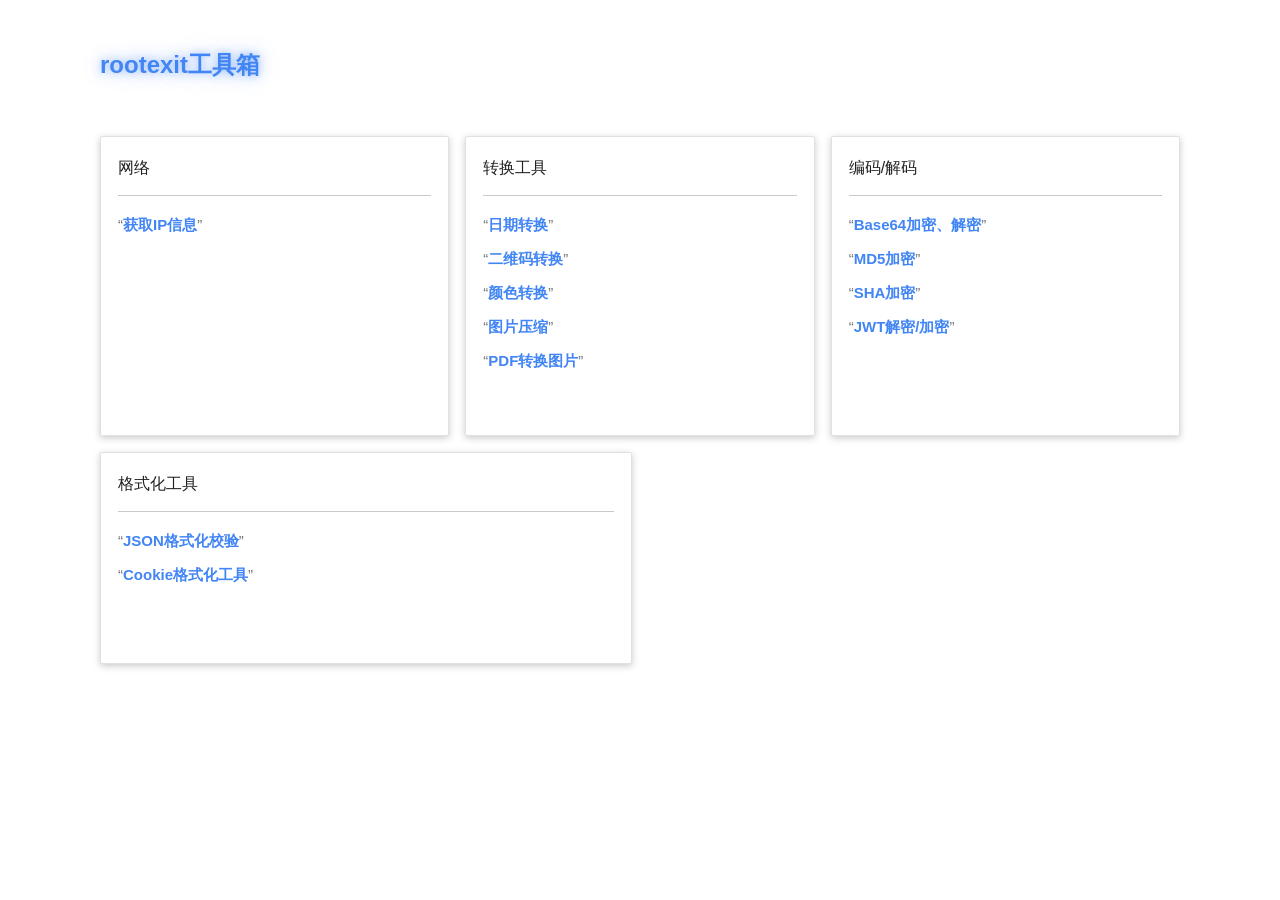
<file: index.html>
<!doctype html>
<html lang="zh-CN">
  <head>
    <meta charset="UTF-8" />
    <meta name="viewport" content="width=device-width, initial-scale=1.0" />
    <title>rootexit工具箱</title>
    <style>
      :root {
        --blue: #4285f4;
        --ink: #202124;
        --muted: #70757a;
        --line: #d4d4d4;
      }

      * {
        box-sizing: border-box;
      }

      body {
        margin: 0;
        color: var(--ink);
        background: #fff;
        font-family: Arial, 'Microsoft YaHei', sans-serif;
        line-height: 1.6;
      }

      a {
        color: var(--blue);
        text-decoration: none;
      }

      a:hover {
        text-decoration: underline;
      }

      .app-shell {
        width: min(1080px, calc(100% - 32px));
        margin: 0 auto;
        padding: 46px 0 64px;
      }

      .intro {
        margin: 0 0 52px;
        font-size: 24px;
        font-weight: 700;

        color: #4285f4;
        text-shadow:
          0 0 8px rgba(66, 133, 244, 0.55),
          0 0 22px rgba(66, 133, 244, 0.3);
      }

      .tool-grid {
        display: grid;
        grid-template-columns: repeat(6, minmax(0, 1fr));
        gap: 16px;
      }

      .tool-section {
        grid-column: span 2;
        min-height: 300px;
        padding: 18px 17px 22px;
        border: 1px solid #e1e1e1;
        border-radius: 2px;
        background: #fff;
        box-shadow: 0 2px 7px rgba(60, 64, 67, 0.28);
        opacity: 1;
        transform: none;
        transition:
          opacity 0.35s ease,
          transform 0.35s ease;
      }

      .tool-section.is-visible {
        opacity: 1;
        transform: translateY(0);
      }

      .tool-section:nth-child(n + 4) {
        grid-column: span 3;
        min-height: 212px;
      }

      .section-heading {
        display: flex;
        align-items: center;
        gap: 12px;
        margin: 0 0 14px;
        font-size: 16px;
        font-weight: 400;
      }

      .section-icon {
        display: inline-grid;
        place-items: center;
        width: 22px;
        height: 22px;
        color: #fff;
        background: #292929;
        border-radius: 2px;
        font-size: 14px;
        font-weight: 700;
        line-height: 1;
      }

      .section-rule {
        height: 1px;
        margin-bottom: 17px;
        background: #c9c9c9;
      }

      .section-content {
        display: grid;
        gap: 10px;
        color: var(--muted);
        font-size: 15px;
      }

      .section-content p {
        margin: 0;
      }

      .section-content a {
        font-weight: 600;
      }

      @media (max-width: 840px) {
        .app-shell {
          width: min(100% - 32px, 680px);
          padding-top: 32px;
        }

        .intro {
          margin-bottom: 28px;
        }

        .tool-grid {
          grid-template-columns: 1fr;
          gap: 16px;
        }

        .tool-section,
        .tool-section:nth-child(n + 4) {
          grid-column: 1;
          min-height: 0;
        }
      }

      @media (max-width: 480px) {
        .app-shell {
          width: min(100% - 24px, 680px);
          padding-bottom: 36px;
        }

        .section-heading {
          font-size: 17px;
        }
      }
    </style>
  </head>

  <body>
    <div class="app-shell">
      <main>
        <p class="intro">rootexit工具箱</p>
        <div class="tool-grid">
          <!-- <section class="tool-section" id="browser">
          <h2 class="section-heading"><span class="section-icon">↗</span>排查浏览器问题</h2>
          <div class="section-rule"></div>
          <div class="section-content">
            <p>“<a
                href="https://toolbox.googleapps.com/apps/browserinfo/">Browserinfo</a>”是一款基于浏览器的调试工具，可捕获客户端信息，并找出可能影响互联网使用体验的问题。
            </p>
            <p><a href="https://toolbox.googleapps.com/apps/useragent/">Useragent</a> 用于分析用户代理字符串。</p>
          </div>
        </section> -->
          <section class="tool-section" id="dns">
            <h2 class="section-heading">网络</h2>
            <div class="section-rule"></div>
            <div class="section-content">
              <p>“<a href="../network/ip.html">获取IP信息</a>”</p>
            </div>
          </section>
          <section class="tool-section" id="logs">
            <h2 class="section-heading">转换工具</h2>
            <div class="section-rule"></div>
            <div class="section-content">
              <p>“<a href="../convert/time.html">日期转换</a>”</p>
              <p>“<a href="../convert/qrcode.html">二维码转换</a>”</p>
              <p>“<a href="../convert/color2hex.html">颜色转换</a>”</p>
              <p>“<a href="../convert/image.html">图片压缩</a>”</p>
              <p>“<a href="../convert/pdf.html">PDF转换图片</a>”</p>
            </div>
          </section>
          <section class="tool-section" id="email">
            <h2 class="section-heading">编码/解码</h2>
            <div class="section-rule"></div>
            <div class="section-content">
              <p>“<a href="../crypto/base64.html">Base64加密、解密</a>”</p>
              <p>“<a href="../crypto/md5.html">MD5加密</a>”</p>
              <p>“<a href="../crypto/sha.html">SHA加密</a>”</p>
              <p>“<a href="../crypto/jwt.html">JWT解密/加密</a>”</p>
            </div>
          </section>
          <section class="tool-section" id="other">
            <h2 class="section-heading">格式化工具</h2>
            <div class="section-rule"></div>
            <div class="section-content">
              <p>“<a href="../json/format.html">JSON格式化校验</a>”</p>
              <p>“<a href="../cookie/format.html">Cookie格式化工具</a>”</p>
            </div>
          </section>
        </div>
      </main>
    </div>
    <script>
      const cards = document.querySelectorAll('.tool-section')
      const revealCards = () =>
        cards.forEach((card, index) => {
          window.setTimeout(() => card.classList.add('is-visible'), index * 70)
        })
      if ('IntersectionObserver' in window) {
        const observer = new IntersectionObserver(
          (entries, currentObserver) => {
            entries.forEach(entry => {
              if (entry.isIntersecting) {
                entry.target.classList.add('is-visible')
                currentObserver.unobserve(entry.target)
              }
            })
          },
          { threshold: 0.12 }
        )
        cards.forEach(card => observer.observe(card))
      } else {
        revealCards()
      }
    </script>
  </body>
</html>
</file>
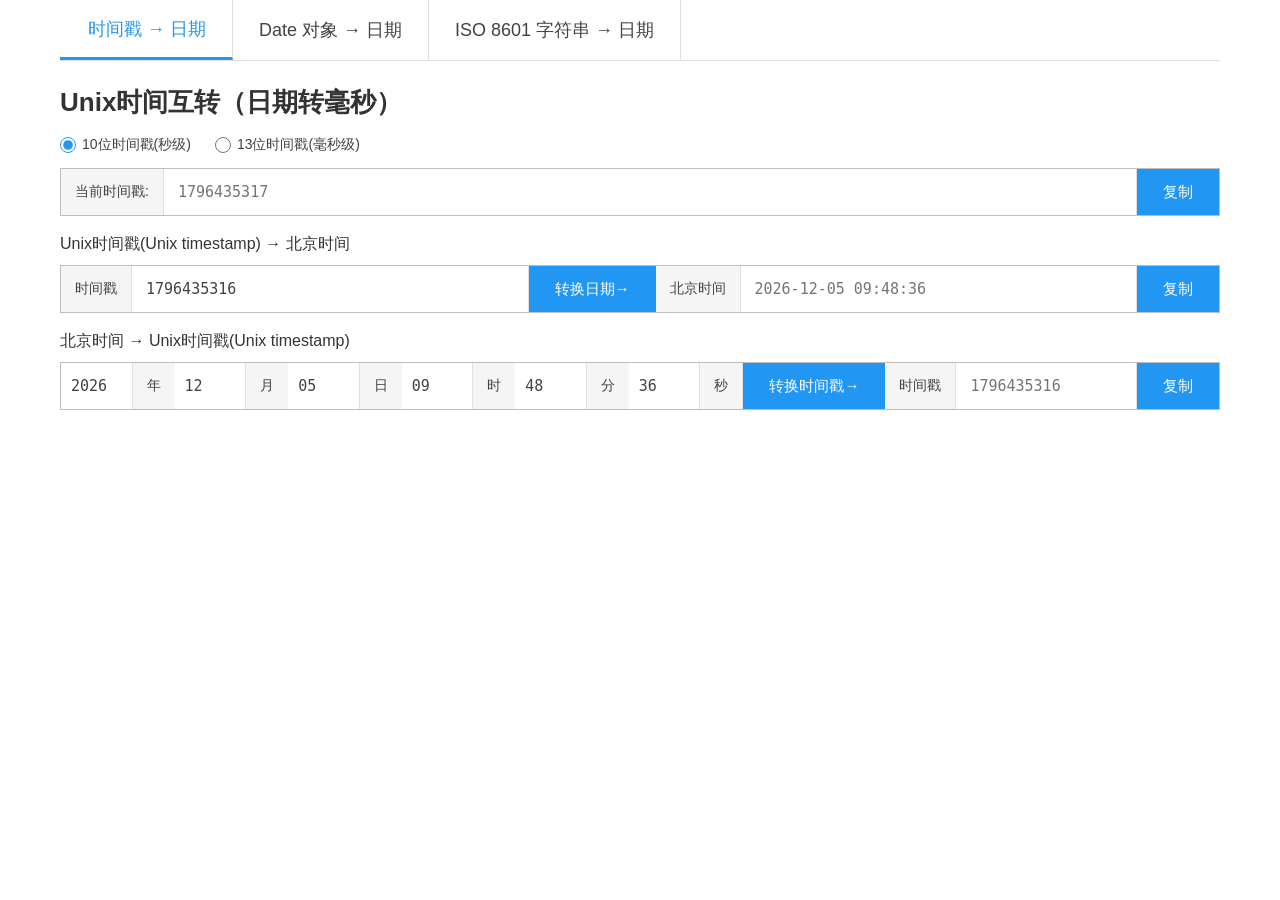
<file: convert/time.html>
<!doctype html>
<html lang="zh-CN">
  <head>
    <meta charset="UTF-8" />
    <meta name="viewport" content="width=device-width, initial-scale=1.0" />
    <title>日期转换</title>
    <link rel="stylesheet" href="../css/base.css" />
    <link rel="stylesheet" href="../css/layout.css" />
    <link rel="stylesheet" href="../css/form.css" />
    <link rel="stylesheet" href="../css/responsive.css" />
    <style>
      /* ===== 本页差异样式（通用部分已提取至 ../css/*.css） ===== */
      :root {
        --panel: #f5f5f5;
      }

      h1 {
        margin: 0 0 16px;
      }

      /* 视图切换：仅显示当前激活的视图 */
      .view {
        display: none;
      }

      .view.active {
        display: block;
      }

      /* 位数选择 */
      .digits-group {
        display: flex;
        align-items: center;
        gap: 24px;
        margin-bottom: 14px;
      }

      .digits-group label {
        display: inline-flex;
        align-items: center;
        gap: 6px;
        cursor: pointer;
        -webkit-user-select: none;
        user-select: none;
      }

      .digits-group input[type='radio'] {
        accent-color: var(--blue);
        width: 16px;
        height: 16px;
        margin: 0;
      }

      /* 字段行：仿表格的 标签格 + 输入格 + 按钮 */
      .field-row {
        display: flex;
        align-items: stretch;
        margin-bottom: 18px;
        border: 1px solid #bdbdbd;
      }

      .field-input {
        min-width: 0;
        flex: 1;
        padding: 12px 14px;
        border: 0;
        outline: 0;
        color: var(--ink);
        background: #fff;
        font-family: Menlo, Monaco, Consolas, monospace;
        font-size: 15px;
      }

      .field-input:focus {
        box-shadow: inset 0 0 0 2px #bbdefb;
      }

      .field-input[readonly] {
        color: var(--muted);
      }

      .field-row > .btn {
        flex: 0 0 auto;
        border-left: 1px solid var(--line);
      }

      .section-title {
        margin: 0 0 10px;
        color: #333;
        font-size: 16px;
      }

      /* 日期 → 时间戳行 */
      .date-row .num {
        min-width: 0;
        flex: 1;
        padding: 12px 10px;
        border: 0;
        border-right: 1px solid var(--line);
        outline: 0;
        color: var(--ink);
        background: #fff;
        font-family: Menlo, Monaco, Consolas, monospace;
        font-size: 15px;
      }

      .date-row .num:focus {
        box-shadow: inset 0 0 0 2px #bbdefb;
      }

      .date-row .unit {
        display: flex;
        flex: 0 0 auto;
        align-items: center;
        padding: 0 14px;
        color: var(--ink);
        background: var(--panel);
        -webkit-user-select: none;
        user-select: none;
      }

      .date-row .btn {
        flex: 0 0 auto;
      }

      /* 时间戳输出框需要完整展示 10~13 位数字，给予更大弹性权重 */
      .date-row .field-input {
        flex: 3;
      }

      /* Date 对象字符串较长（约 47 字符），给予更大弹性权重避免被截断 */
      .field-input.wide {
        flex: 2.4;
      }

      .error-tip {
        margin: -10px 0 18px;
      }

      @media (max-width: 840px) {
        .field-input,
        .date-row .num {
          font-size: 14px;
        }

        .btn {
          padding: 0 16px;
        }
      }

      @media (max-width: 600px) {
        h1 {
          font-size: 22px;
        }

        .field-row {
          flex-wrap: wrap;
        }

        .field-label,
        .date-row .unit {
          flex: 0 0 auto;
        }

        .field-input {
          flex: 1 1 120px;
        }

        .field-row > .btn {
          flex: 1 1 100%;
          border-top: 1px solid var(--line);
          border-left: 0;
        }

        .date-row .num {
          flex: 1 1 60px;
        }
      }
    </style>
  </head>

  <body>
    <div class="page">
      <nav class="top-nav" aria-label="时间转换 工具导航">
        <a class="active" href="#view-ts" data-view="view-ts">时间戳 → 日期</a>
        <a href="#view-obj" data-view="view-obj">Date 对象 → 日期</a>
        <a href="#view-iso" data-view="view-iso">ISO 8601 字符串 → 日期</a>
      </nav>

      <main class="workspace">
        <!-- 视图一：Unix 时间戳互转 -->
        <section class="view active" id="view-ts">
          <h1>Unix时间互转（日期转毫秒）</h1>

          <div class="digits-group" role="radiogroup" aria-label="时间戳位数">
            <label><input type="radio" name="digits" value="10" checked />10位时间戳(秒级)</label>
            <label><input type="radio" name="digits" value="13" />13位时间戳(毫秒级)</label>
          </div>

          <div class="field-row">
            <span class="field-label">当前时间戳:</span>
            <input class="field-input" id="now-ts" readonly aria-label="当前时间戳" />
            <button class="btn" type="button" data-copy="now-ts">复制</button>
          </div>

          <p class="section-title">Unix时间戳(Unix timestamp) → 北京时间</p>
          <div class="field-row">
            <span class="field-label">时间戳</span>
            <input class="field-input" id="ts-input" inputmode="numeric" spellcheck="false" aria-label="输入时间戳" />
            <button class="btn" type="button" id="to-date">转换日期→</button>
            <span class="field-label">北京时间</span>
            <input class="field-input" id="date-output" readonly aria-label="北京时间" />
            <button class="btn" type="button" data-copy="date-output">复制</button>
          </div>

          <p class="section-title">北京时间 → Unix时间戳(Unix timestamp)</p>
          <div class="field-row date-row">
            <input class="num" id="d-year" inputmode="numeric" aria-label="年" />
            <span class="unit">年</span>
            <input class="num" id="d-month" inputmode="numeric" aria-label="月" />
            <span class="unit">月</span>
            <input class="num" id="d-day" inputmode="numeric" aria-label="日" />
            <span class="unit">日</span>
            <input class="num" id="d-hour" inputmode="numeric" aria-label="时" />
            <span class="unit">时</span>
            <input class="num" id="d-min" inputmode="numeric" aria-label="分" />
            <span class="unit">分</span>
            <input class="num" id="d-sec" inputmode="numeric" aria-label="秒" />
            <span class="unit">秒</span>
            <button class="btn" type="button" id="to-ts">转换时间戳→</button>
            <span class="field-label">时间戳</span>
            <input class="field-input" id="ts-output" readonly aria-label="时间戳" />
            <button class="btn" type="button" data-copy="ts-output">复制</button>
          </div>
          <p class="error-tip" id="error-tip" aria-live="polite"></p>
        </section>

        <!-- 视图二：Date 对象互转 -->
        <section class="view" id="view-obj">
          <h1>Date 对象互转</h1>

          <p class="section-title">Date 对象 → 北京时间</p>
          <div class="field-row">
            <span class="field-label">Date 对象</span>
            <input class="field-input wide" id="obj-input" spellcheck="false" aria-label="输入 Date 对象字符串" />
            <button class="btn" type="button" id="obj-to-bj">转换北京时间→</button>
            <span class="field-label">北京时间</span>
            <input class="field-input" id="obj-output" readonly aria-label="北京时间" />
            <button class="btn" type="button" data-copy="obj-output">复制</button>
          </div>

          <p class="section-title">北京时间 → Date 对象</p>
          <div class="field-row">
            <span class="field-label">北京时间</span>
            <input class="field-input" id="bj-input-1" spellcheck="false" aria-label="输入北京时间，格式 YYYY-MM-DD HH:mm:ss" />
            <button class="btn" type="button" id="bj-to-obj">转换Date→</button>
            <span class="field-label">Date 对象</span>
            <input class="field-input wide" id="bj-obj-output" readonly aria-label="Date 对象" />
            <button class="btn" type="button" data-copy="bj-obj-output">复制</button>
          </div>
          <p class="error-tip" id="error-tip-obj" aria-live="polite"></p>
        </section>

        <!-- 视图三：ISO 8601 互转 -->
        <section class="view" id="view-iso">
          <h1>ISO 8601 字符串互转</h1>

          <p class="section-title">ISO 8601 字符串 → 北京时间</p>
          <div class="field-row">
            <span class="field-label">ISO 8601</span>
            <input class="field-input" id="iso-input" spellcheck="false" aria-label="输入 ISO 8601 字符串" />
            <button class="btn" type="button" id="iso-to-bj">转换北京时间→</button>
            <span class="field-label">北京时间</span>
            <input class="field-input" id="iso-output" readonly aria-label="北京时间" />
            <button class="btn" type="button" data-copy="iso-output">复制</button>
          </div>

          <p class="section-title">北京时间 → ISO 8601 字符串</p>
          <div class="field-row">
            <span class="field-label">北京时间</span>
            <input class="field-input" id="bj-input-2" spellcheck="false" aria-label="输入北京时间，格式 YYYY-MM-DD HH:mm:ss" />
            <button class="btn" type="button" id="bj-to-iso">转换ISO→</button>
            <span class="field-label">ISO 8601</span>
            <input class="field-input" id="bj-iso-output" readonly aria-label="ISO 8601 字符串" />
            <button class="btn" type="button" data-copy="bj-iso-output">复制</button>
          </div>
          <p class="error-tip" id="error-tip-iso" aria-live="polite"></p>
        </section>
      </main>
    </div>

    <script>
      const nowTs = document.querySelector('#now-ts');
      const tsInput = document.querySelector('#ts-input');
      const dateOutput = document.querySelector('#date-output');
      const tsOutput = document.querySelector('#ts-output');
      const errorTip = document.querySelector('#error-tip');
      const digitRadios = document.querySelectorAll('input[name="digits"]');

      const pad = n => String(n).padStart(2, '0');

      // 当前选中的位数（10=秒，13=毫秒）
      function digits() {
        return Number(document.querySelector('input[name="digits"]:checked').value);
      }

      // 毫秒时间戳 → 北京时间对象（固定 UTC+8，不依赖本机时区）
      function toBeijing(ms) {
        const d = new Date(ms + 8 * 3600 * 1000);
        return {
          year: d.getUTCFullYear(),
          month: d.getUTCMonth() + 1,
          day: d.getUTCDate(),
          hour: d.getUTCHours(),
          min: d.getUTCMinutes(),
          sec: d.getUTCSeconds()
        };
      }

      function formatBeijing(ms) {
        const b = toBeijing(ms);
        return `${b.year}-${pad(b.month)}-${pad(b.day)} ${pad(b.hour)}:${pad(b.min)}:${pad(b.sec)}`;
      }

      // ---------- 当前时间戳（实时刷新） ----------
      function currentTimestamp() {
        return digits() === 13 ? Date.now() : Math.floor(Date.now() / 1000);
      }

      function refreshNow() {
        nowTs.value = String(currentTimestamp());
      }

      // ---------- 时间戳 → 北京时间 ----------
      function convertToDate() {
        errorTip.textContent = '';
        const raw = tsInput.value.trim();
        if (!/^\d+$/.test(raw)) {
          dateOutput.value = '';
          errorTip.textContent = '请输入有效的 Unix 时间戳（纯数字）';
          return;
        }
        const n = Number(raw);
        // 13 位按毫秒解析，10 位按秒解析
        const ms = raw.length === 13 ? n : n * 1000;
        const b = toBeijing(ms);
        dateOutput.value = formatBeijing(ms);
        // 同步填充日期输入框
        document.querySelector('#d-year').value = b.year;
        document.querySelector('#d-month').value = pad(b.month);
        document.querySelector('#d-day').value = pad(b.day);
        document.querySelector('#d-hour').value = pad(b.hour);
        document.querySelector('#d-min').value = pad(b.min);
        document.querySelector('#d-sec').value = pad(b.sec);
      }

      // ---------- 北京时间 → 时间戳 ----------
      function convertToTimestamp() {
        errorTip.textContent = '';
        const ids = ['#d-year', '#d-month', '#d-day', '#d-hour', '#d-min', '#d-sec'];
        const nums = ids.map(s => document.querySelector(s).value.trim());
        if (nums.some(v => v === '' || !/^\d+$/.test(v))) {
          tsOutput.value = '';
          errorTip.textContent = '年/月/日/时/分/秒均需填写数字';
          return;
        }
        const [y, mo, d, h, mi, s] = nums.map(Number);
        const date = new Date(Date.UTC(y, mo - 1, d, h, mi, s));
        if (date.getUTCFullYear() !== y || date.getUTCMonth() !== mo - 1 || date.getUTCDate() !== d || h > 23 || mi > 59 || s > 59) {
          tsOutput.value = '';
          errorTip.textContent = '日期或时间不合法，请检查输入';
          return;
        }
        // 北京时间(UTC+8) → UTC 毫秒
        const ms = date.getTime() - 8 * 3600 * 1000;
        if (Number.isNaN(ms)) {
          tsOutput.value = '';
          errorTip.textContent = '日期或时间不合法，请检查输入';
          return;
        }
        tsOutput.value = String(digits() === 13 ? ms : Math.floor(ms / 1000));
      }

      // ---------- Date 对象 / ISO 8601 互转 ----------
      const WEEKDAYS = ['Sun', 'Mon', 'Tue', 'Wed', 'Thu', 'Fri', 'Sat'];
      const MONTHS = ['Jan', 'Feb', 'Mar', 'Apr', 'May', 'Jun', 'Jul', 'Aug', 'Sep', 'Oct', 'Nov', 'Dec'];

      const objInput = document.querySelector('#obj-input');
      const objOutput = document.querySelector('#obj-output');
      const bjInput1 = document.querySelector('#bj-input-1');
      const bjObjOutput = document.querySelector('#bj-obj-output');
      const errorTipObj = document.querySelector('#error-tip-obj');

      const isoInput = document.querySelector('#iso-input');
      const isoOutput = document.querySelector('#iso-output');
      const bjInput2 = document.querySelector('#bj-input-2');
      const bjIsoOutput = document.querySelector('#bj-iso-output');
      const errorTipIso = document.querySelector('#error-tip-iso');

      // 北京时间字符串 "YYYY-MM-DD HH:mm:ss" → UTC 毫秒
      function bjStringToMs(str) {
        const m = /^(\d{4})-(\d{1,2})-(\d{1,2})[ T](\d{1,2}):(\d{1,2})(?::(\d{1,2}))?$/.exec(str);
        if (!m) return NaN;
        const [, y, mo, d, h, mi, s] = m.map((v, i) => (i === 0 ? v : Number(v)));
        const date = new Date(Date.UTC(y, mo - 1, d, h, mi, s || 0));
        if (date.getUTCFullYear() !== y || date.getUTCMonth() !== mo - 1 || date.getUTCDate() !== d || h > 23 || mi > 59 || (s || 0) > 59) return NaN;
        return date.getTime() - 8 * 3600 * 1000;
      }

      // UTC 毫秒 → 仿 Date.toString() 的北京时间字符串，如 "Wed Sep 17 2026 09:27:04 GMT+0800 (中国标准时间)"
      function msToDateString(ms) {
        const b = toBeijing(ms);
        const day = new Date(ms + 8 * 3600 * 1000).getUTCDay();
        return `${WEEKDAYS[day]} ${MONTHS[b.month - 1]} ${pad(b.day)} ${b.year} ${pad(b.hour)}:${pad(b.min)}:${pad(b.sec)} GMT+0800 (中国标准时间)`;
      }

      // Date 对象字符串 → 北京时间
      function convertObjToBj() {
        errorTipObj.textContent = '';
        const raw = objInput.value.trim();
        const ms = raw ? new Date(raw).getTime() : NaN;
        if (Number.isNaN(ms)) {
          objOutput.value = '';
          errorTipObj.textContent = '无法解析该 Date 对象字符串，请输入合法格式（如 Wed Sep 17 2026 09:27:04 GMT+0800）';
          return;
        }
        objOutput.value = formatBeijing(ms);
      }

      // 北京时间 → Date 对象字符串
      function convertBjToObj() {
        errorTipObj.textContent = '';
        const ms = bjStringToMs(bjInput1.value.trim());
        if (Number.isNaN(ms)) {
          bjObjOutput.value = '';
          errorTipObj.textContent = '北京时间格式不正确，请输入 YYYY-MM-DD HH:mm:ss';
          return;
        }
        bjObjOutput.value = msToDateString(ms);
      }

      // ISO 8601 字符串 → 北京时间
      function convertIsoToBj() {
        errorTipIso.textContent = '';
        const raw = isoInput.value.trim();
        const ms = raw ? new Date(raw).getTime() : NaN;
        if (Number.isNaN(ms)) {
          isoOutput.value = '';
          errorTipIso.textContent = '无法解析该 ISO 8601 字符串，请输入合法格式（如 2026-09-17T09:27:04+08:00）';
          return;
        }
        isoOutput.value = formatBeijing(ms);
      }

      // 北京时间 → ISO 8601 字符串（带 +08:00 偏移）
      function convertBjToIso() {
        errorTipIso.textContent = '';
        const ms = bjStringToMs(bjInput2.value.trim());
        if (Number.isNaN(ms)) {
          bjIsoOutput.value = '';
          errorTipIso.textContent = '北京时间格式不正确，请输入 YYYY-MM-DD HH:mm:ss';
          return;
        }
        const b = toBeijing(ms);
        bjIsoOutput.value = `${b.year}-${pad(b.month)}-${pad(b.day)}T${pad(b.hour)}:${pad(b.min)}:${pad(b.sec)}+08:00`;
      }

      // ---------- 初始化：用当前时间填充 ----------
      function initFromNow() {
        const b = toBeijing(Date.now());
        tsInput.value = String(Math.floor(Date.now() / 1000));
        document.querySelector('#d-year').value = b.year;
        document.querySelector('#d-month').value = pad(b.month);
        document.querySelector('#d-day').value = pad(b.day);
        document.querySelector('#d-hour').value = pad(b.hour);
        document.querySelector('#d-min').value = pad(b.min);
        document.querySelector('#d-sec').value = pad(b.sec);
        convertToDate();
        convertToTimestamp();

        // 用当前时间填充新增的转换区
        const bjStr = formatBeijing(Date.now());
        objInput.value = msToDateString(Date.now());
        objOutput.value = bjStr;
        bjInput1.value = bjStr;
        bjObjOutput.value = msToDateString(Date.now());
        isoInput.value = new Date().toISOString();
        isoOutput.value = bjStr;
        bjInput2.value = bjStr;
        convertBjToIso();
      }

      // ---------- 事件绑定 ----------
      document.querySelector('#to-date').addEventListener('click', convertToDate);
      document.querySelector('#to-ts').addEventListener('click', convertToTimestamp);
      tsInput.addEventListener('keydown', e => {
        if (e.key === 'Enter') convertToDate();
      });

      document.querySelector('#obj-to-bj').addEventListener('click', convertObjToBj);
      document.querySelector('#bj-to-obj').addEventListener('click', convertBjToObj);
      document.querySelector('#iso-to-bj').addEventListener('click', convertIsoToBj);
      document.querySelector('#bj-to-iso').addEventListener('click', convertBjToIso);
      [objInput, bjInput1, isoInput, bjInput2].forEach(el =>
        el.addEventListener('keydown', e => {
          if (e.key !== 'Enter') return;
          if (el === objInput) convertObjToBj();
          else if (el === bjInput1) convertBjToObj();
          else if (el === isoInput) convertIsoToBj();
          else convertBjToIso();
        })
      );

      digitRadios.forEach(radio =>
        radio.addEventListener('change', () => {
          refreshNow();
          convertToTimestamp();
        })
      );

      document.querySelectorAll('[data-copy]').forEach(btn =>
        btn.addEventListener('click', async () => {
          const value = document.querySelector('#' + btn.dataset.copy).value;
          if (!value) return;
          await navigator.clipboard.writeText(value);
        })
      );

      // ---------- 导航视图切换 ----------
      const navLinks = document.querySelectorAll('.top-nav a[data-view]');
      const views = document.querySelectorAll('.view');

      function showView(id) {
        if (!id) return false;
        const target = document.querySelector('#' + id);
        if (!target) return false;
        views.forEach(v => v.classList.toggle('active', v === target));
        navLinks.forEach(a => a.classList.toggle('active', a.dataset.view === id));
        return true;
      }

      navLinks.forEach(a =>
        a.addEventListener('click', e => {
          e.preventDefault();
          const id = a.dataset.view;
          if (showView(id)) history.replaceState(null, '', '#' + id);
        })
      );

      window.addEventListener('hashchange', () => {
        showView(location.hash.slice(1));
      });

      showView(location.hash.slice(1));

      refreshNow();
      setInterval(refreshNow, 1000);
      initFromNow();
    </script>
  </body>
</html>
</file>
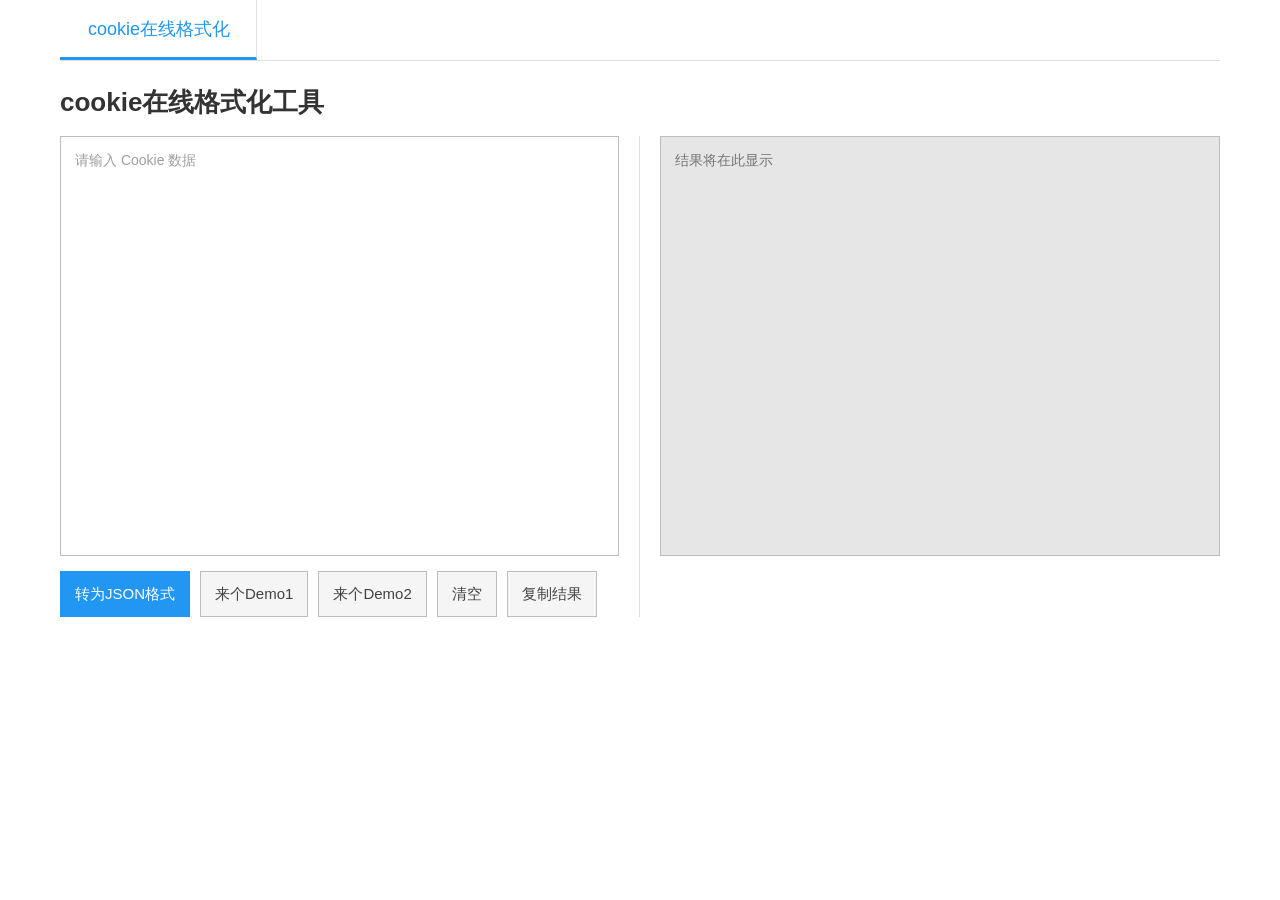
<file: cookie/format.html>
<!doctype html>
<html lang="zh-CN">
  <head>
    <meta charset="UTF-8" />
    <meta name="viewport" content="width=device-width, initial-scale=1.0" />
    <title>cookie在线格式化工具</title>
    <meta name="description" content="可以对cookie进行在线格式化，cookie的字符串格式和列表格式转换为json key-value格式" />
    <link rel="stylesheet" href="../css/base.css" />
    <link rel="stylesheet" href="../css/layout.css" />
    <style>
      /* ===== 本页差异样式（通用部分已提取至 ../css/*.css） =====
       * 本页断点为 1199px / 767px，与共享 responsive.css（840px）不同，故不引入。 */
      :root {
        --panel: #f5f5f5;
      }

      h1 {
        margin: 0 0 16px;
      }

      /* 左右两栏：输入区 + 结果区 */
      .tool-grid {
        display: grid;
        grid-template-columns: 1fr 1fr;
        gap: 0;
      }

      .pane {
        min-width: 0;
      }

      .pane--left {
        padding-right: 20px;
        border-right: 1px solid #ddd;
      }

      .pane--right {
        padding-left: 20px;
      }

      textarea {
        display: block;
        width: 100%;
        height: 420px;
        padding: 12px 14px;
        border: 1px solid #bdbdbd;
        outline: 0;
        color: var(--ink);
        background: #fff;
        font-family: Menlo, Monaco, Consolas, 'Courier New', monospace;
        font-size: 14px;
        line-height: 1.6;
        resize: none;
      }

      textarea::placeholder {
        color: #9e9e9e;
        font-family: Arial, 'Microsoft YaHei', sans-serif;
      }

      textarea:focus {
        box-shadow: inset 0 0 0 2px #bbdefb;
      }

      /* 结果框：只读灰底，与截图一致 */
      #cookie-output {
        color: var(--ink);
        background: #e6e6e6;
      }

      #cookie-output::placeholder {
        color: #757575;
      }

      /* 操作按钮行：保持单行，窄屏可横向滚动 */
      .btn-row {
        display: flex;
        flex-wrap: nowrap;
        gap: 10px;
        margin-top: 15px;
        overflow-x: auto;
      }

      .btn {
        min-height: 46px;
        padding: 0 14px;
        border: 1px solid transparent;
        color: #fff;
        background: var(--blue);
        font-size: 15px;
        white-space: nowrap;
        transition:
          background 0.15s ease,
          color 0.15s ease,
          border-color 0.15s ease;
      }

      .btn:hover {
        background: var(--blue-dark);
      }

      .btn:active {
        background: #1565c0;
      }

      /* 次级按钮：浅灰底 + 描边 */
      .btn--default {
        color: var(--ink);
        background: var(--panel);
        border-color: #bdbdbd;
      }

      .btn--default:hover {
        color: #fff;
        background: var(--blue);
        border-color: var(--blue);
      }

      .btn--default:active {
        background: var(--blue-dark);
        border-color: var(--blue-dark);
      }

      /* 轻提示（对应原站 toastR 反馈） */
      .toast {
        position: fixed;
        top: 24px;
        left: 50%;
        z-index: 999;
        max-width: calc(100% - 32px);
        padding: 10px 22px;
        border-radius: 4px;
        color: #fff;
        background: rgba(66, 66, 66, 0.92);
        font-size: 14px;
        opacity: 0;
        transform: translate(-50%, -8px);
        pointer-events: none;
        transition:
          opacity 0.2s ease,
          transform 0.2s ease;
      }

      .toast.show {
        opacity: 1;
        transform: translate(-50%, 0);
      }

      .toast.err {
        background: rgba(211, 47, 47, 0.95);
      }

      .toast.success {
        background: rgba(46, 125, 50, 0.95);
      }

      /* 平板端：收窄留白 */
      @media (max-width: 1199px) {
        .page {
          width: min(100% - 32px, 920px);
        }

        .pane--left {
          padding-right: 14px;
        }

        .pane--right {
          padding-left: 14px;
        }

        textarea {
          height: 360px;
        }
      }

      /* 移动端：上下堆叠 */
      @media (max-width: 767px) {
        .page {
          width: min(100% - 24px, 680px);
        }

        .top-nav {
          margin: 0 -12px;
          padding-left: 12px;
        }

        .top-nav a {
          padding: 0 16px;
          font-size: 16px;
        }

        .top-nav a:first-child {
          padding-left: 16px;
        }

        .workspace {
          padding-top: 22px;
        }

        h1 {
          font-size: 22px;
        }

        .tool-grid {
          grid-template-columns: 1fr;
        }

        .pane--left {
          padding-right: 0;
          border-right: 0;
        }

        .pane--right {
          padding-left: 0;
          margin-top: 20px;
        }

        textarea {
          height: 260px;
          font-size: 13px;
        }

        .btn {
          min-height: 44px;
          padding: 0 12px;
        }
      }
    </style>
  </head>

  <body>
    <div class="page">
      <nav class="top-nav" aria-label="Cookie 工具导航">
        <a class="active" href="#format">cookie在线格式化</a>
      </nav>

      <main class="workspace" id="format">
        <h1>cookie在线格式化工具</h1>

        <div class="tool-grid">
          <!-- 左侧：输入区 + 操作按钮 -->
          <section class="pane pane--left" aria-label="Cookie 输入区">
            <textarea id="cookie-input" placeholder="请输入 Cookie 数据" spellcheck="false" aria-label="Cookie 数据输入框"></textarea>

            <div class="btn-row">
              <button class="btn" type="button" id="btn-convert">转为JSON格式</button>
              <button class="btn btn--default" type="button" id="btn-demo1">来个Demo1</button>
              <button class="btn btn--default" type="button" id="btn-demo2">来个Demo2</button>
              <button class="btn btn--default" type="button" id="btn-clear">清空</button>
              <button class="btn btn--default" type="button" id="btn-copy">复制结果</button>
            </div>
          </section>

          <!-- 右侧：结果展示区 -->
          <section class="pane pane--right" aria-label="格式化结果区">
            <textarea id="cookie-output" placeholder="结果将在此显示" readonly aria-label="格式化结果输出框"></textarea>
          </section>
        </div>
      </main>
    </div>

    <div class="toast" id="toast" role="status" aria-live="polite"></div>

    <script src="../js/clipboard.js"></script>
    <script>
      const cookieInput = document.querySelector('#cookie-input');
      const cookieOutput = document.querySelector('#cookie-output');
      const toastEl = document.querySelector('#toast');

      // ---------- 轻提示 ----------
      let toastTimer = null;

      function toast(msg, type) {
        toastEl.textContent = msg;
        toastEl.className = 'toast show' + (type ? ' ' + type : '');
        clearTimeout(toastTimer);
        toastTimer = setTimeout(() => {
          toastEl.className = 'toast';
        }, 2000);
      }

      // ---------- 将 Cookie 转换为 JSON 格式 ----------
      function convertToJSON() {
        const input = cookieInput.value.trim();
        if (!input) {
          toast('请输入有效数据！', 'err');
          return;
        }

        try {
          // 尝试解析为 JSON，成功则可能是列表格式或对象格式
          const jsonData = JSON.parse(input);

          if (Array.isArray(jsonData)) {
            // 数组（列表）格式 → 简单键值对对象
            const cookieObj = {};
            jsonData.forEach(cookie => {
              if (cookie.name) {
                cookieObj[cookie.name] = cookie.value || '';
              }
            });
            cookieOutput.value = JSON.stringify(cookieObj, null, 4);
          } else {
            // 已经是对象格式，直接格式化输出
            cookieOutput.value = JSON.stringify(jsonData, null, 4);
          }
          toast('已转换为JSON格式', 'success');
        } catch (e) {
          // 不是 JSON，按字符串格式处理：以分号分隔键值对
          const pairs = input.split(';').map(pair => pair.trim());
          const cookieObj = {};

          pairs.forEach(pair => {
            if (pair) {
              const [name, value] = pair.split('=');
              if (name) {
                cookieObj[name.trim()] = value ? value.trim() : '';
              }
            }
          });

          cookieOutput.value = JSON.stringify(cookieObj, null, 4);
          toast('已转换为JSON格式', 'success');
        }
      }

      // ---------- 加载字符串格式 Demo ----------
      function loadStringDemo() {
        cookieInput.value = 'Hm_lvt_123=999; HMACCOUNT=ABCDEFG;';
        toast('已加载字符串格式示例', 'success');
      }

      // ---------- 加载列表格式 Demo ----------
      function loadArrayDemo() {
        cookieInput.value =
          '[\n' +
          '  {\n' +
          '      "domain": "localhost",\n' +
          '      "name": "Hm_lvt_123",\n' +
          '      "path": "/",\n' +
          '      "value": "999"\n' +
          '  },\n' +
          '  {\n' +
          '      "domain": "localhost",\n' +
          '      "name": "HMACCOUNT",\n' +
          '      "path": "/",\n' +
          '      "value": "ABCDEFG"\n' +
          '  }\n' +
          ']';
        toast('已加载列表格式示例', 'success');
      }

      // ---------- 清空输入与结果 ----------
      function clearCookieInput() {
        cookieInput.value = '';
        cookieOutput.value = '';
        toast('已清空输入框', 'success');
      }

      const { copyText, bindOutput } = ToolClipboard;

      async function copyResult() {
        if (!cookieOutput.value) {
          toast('没有可复制的内容！', 'err');
          return;
        }

        const ok = await copyText(cookieOutput.value);
        toast(ok ? '已复制到剪贴板！' : '复制失败，请手动选择复制', ok ? 'success' : 'err');
      }

      // 输出区：Ctrl+A 只全选结果，Ctrl+X 复制选中内容（只读，剪切 = 复制）
      bindOutput(cookieOutput, {
        onCopy: ok => toast(ok ? '已复制到剪贴板！' : '复制失败', ok ? 'success' : 'err')
      });

      // ---------- 事件绑定 ----------
      document.querySelector('#btn-convert').addEventListener('click', convertToJSON);
      document.querySelector('#btn-demo1').addEventListener('click', loadStringDemo);
      document.querySelector('#btn-demo2').addEventListener('click', loadArrayDemo);
      document.querySelector('#btn-clear').addEventListener('click', clearCookieInput);
      document.querySelector('#btn-copy').addEventListener('click', copyResult);
    </script>
  </body>
</html>
</file>
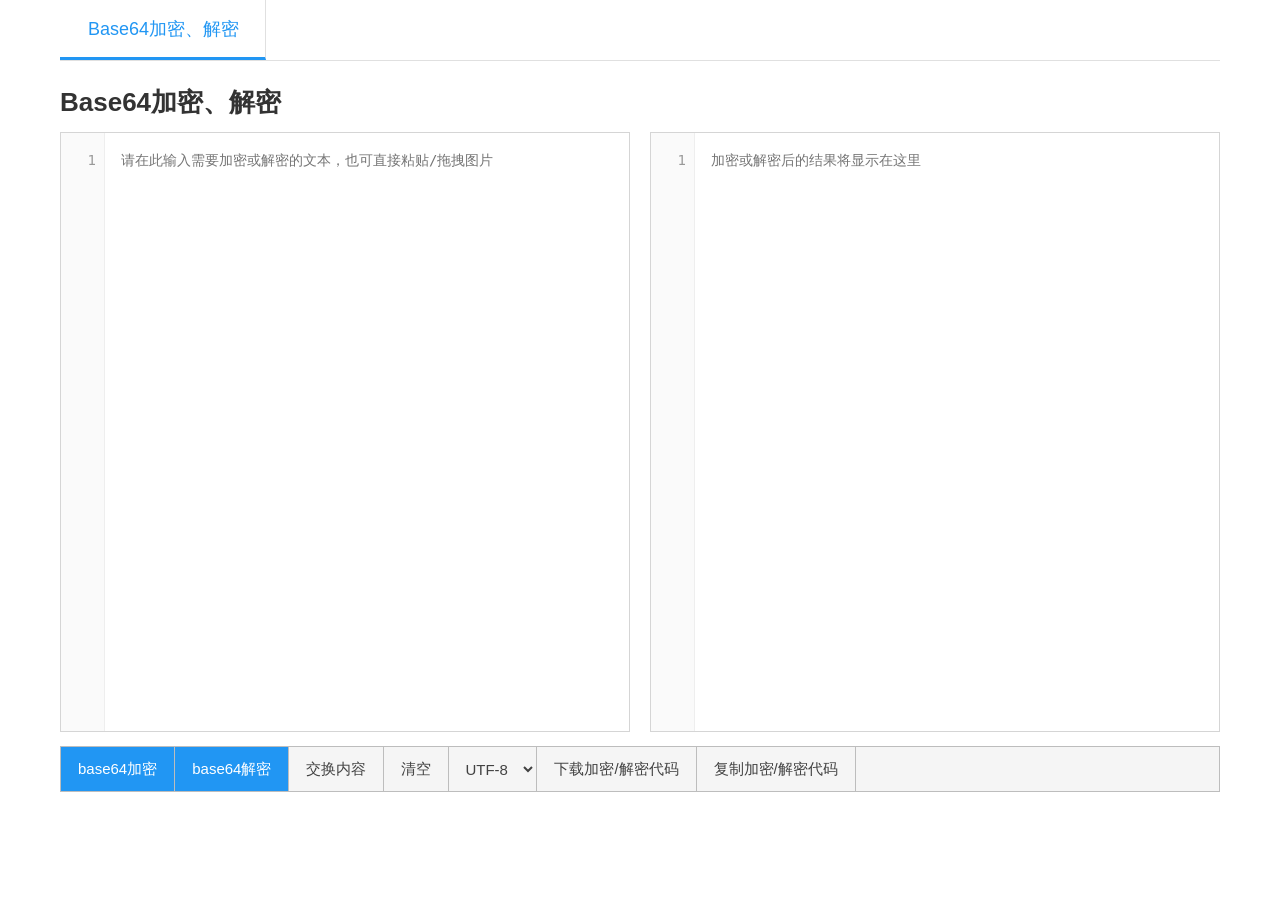
<file: crypto/base64.html>
<!doctype html>
<html lang="zh-CN">
  <head>
    <meta charset="UTF-8" />
    <meta name="viewport" content="width=device-width, initial-scale=1.0" />
    <title>Base64加密、解密</title>
    <link rel="stylesheet" href="../css/base.css" />
    <link rel="stylesheet" href="../css/layout.css" />
    <link rel="stylesheet" href="../css/editor.css" />
    <link rel="stylesheet" href="../css/toolbar.css" />
    <link rel="stylesheet" href="../css/responsive.css" />
    <style>
      /* ===== 本页差异样式（通用部分已提取至 ../css/*.css） ===== */
      /* 本页工具栏按钮需拉伸等高（toolbar.css 默认 normal） */
      .toolbar {
        align-items: stretch;
      }

      .editor-grid {
        grid-template-columns: 1fr 1fr;
      }

      .editor-panel {
        min-height: 600px;
        max-height: 600px;
      }

      .editor-body {
        position: relative;
      }

      .image-preview {
        position: absolute;
        inset: 0;
        display: none;
        align-items: center;
        justify-content: center;
        padding: 16px;
        background: #fff;
        overflow: auto;
        scrollbar-width: none;
      }

      .image-preview::-webkit-scrollbar {
        display: none;
      }

      .image-preview img {
        max-width: 100%;
        max-height: 100%;
      }

      textarea {
        min-height: 455px;
      }

      textarea.error {
        color: #d32f2f;
      }

      .toolbar .encoding {
        min-height: 44px;
        padding: 0 12px;
        border: 0;
        border-right: 1px solid #bdbdbd;
        color: #424242;
        background: transparent;
        font-size: 15px;
        cursor: pointer;
      }

      .toolbar .encoding:hover {
        background: var(--blue);
        color: #fff;
      }

      @media (max-width: 840px) {
        .editor-grid {
          grid-template-columns: 1fr;
          gap: 16px;
        }

        .editor-panel {
          min-height: 360px;
        }

        textarea {
          min-height: 315px;
        }
      }
    </style>
  </head>

  <body>
    <div class="page">
      <nav class="top-nav" aria-label="Base64 工具导航">
        <a class="active" href="#base64">Base64加密、解密</a>
      </nav>

      <main class="workspace" id="base64">
        <h1>Base64加密、解密</h1>
        <section class="editor-grid" aria-label="Base64 编辑区域">
          <div class="editor-panel" id="input-panel">
            <div class="editor-body">
              <div class="gutter" id="input-gutter" aria-hidden="true">1</div>
              <textarea id="input-text" spellcheck="false" placeholder="请在此输入需要加密或解密的文本，也可直接粘贴/拖拽图片"></textarea>
              <div class="image-preview" id="input-preview"><img alt="输入图片预览" /></div>
            </div>
          </div>
          <div class="editor-panel" id="output-panel">
            <div class="editor-body">
              <div class="gutter" id="output-gutter" aria-hidden="true">1</div>
              <textarea id="output-text" spellcheck="false" readonly aria-live="polite" placeholder="加密或解密后的结果将显示在这里"></textarea>
              <div class="image-preview" id="output-preview"><img alt="解密图片预览" /></div>
            </div>
          </div>
        </section>

        <div class="toolbar" role="toolbar" aria-label="Base64 操作">
          <button class="primary" id="encode-button" type="button">base64加密</button>
          <button class="primary" id="decode-button" type="button">base64解密</button>
          <button id="swap-button" type="button">交换内容</button>
          <button id="clear-button" type="button">清空</button>
          <select class="encoding" id="encoding-select" aria-label="编码选择">
            <option value="utf-8" selected>UTF-8</option>
            <option value="gbk">GBK</option>
          </select>
          <button id="download-button" type="button">下载加密/解密代码</button>
          <button id="copy-button" type="button">复制加密/解密代码</button>
        </div>
      </main>
    </div>

    <script src="../js/clipboard.js"></script>
    <script>
      const input = document.querySelector('#input-text');
      const output = document.querySelector('#output-text');
      const inputGutter = document.querySelector('#input-gutter');
      const outputGutter = document.querySelector('#output-gutter');
      const inputPanel = document.querySelector('#input-panel');
      const inputPreview = document.querySelector('#input-preview');
      const outputPreview = document.querySelector('#output-preview');
      const encodingSelect = document.querySelector('#encoding-select');

      function updateGutter(textarea, gutter) {
        const lines = textarea.value.split('\n').length || 1;
        let nums = '';
        for (let i = 1; i <= Math.max(lines, 1); i++) {
          nums += i + '\n';
        }
        gutter.textContent = nums;
        gutter.scrollTop = textarea.scrollTop;
      }

      function bindEditor(textarea, gutter) {
        textarea.addEventListener('input', () => updateGutter(textarea, gutter));
        textarea.addEventListener('scroll', () => {
          gutter.scrollTop = textarea.scrollTop;
        });
        updateGutter(textarea, gutter);
      }

      bindEditor(input, inputGutter);
      bindEditor(output, outputGutter);

      function showPreview(previewEl, src) {
        previewEl.querySelector('img').src = src;
        previewEl.style.display = 'flex';
      }

      function hidePreview(previewEl) {
        previewEl.querySelector('img').removeAttribute('src');
        previewEl.style.display = 'none';
      }

      function setOutput(value, isError = false) {
        output.value = value;
        output.classList.toggle('error', isError);
        updateGutter(output, outputGutter);
      }

      // ---------- 图片格式识别 ----------
      const IMAGE_SIGNATURES = [
        { ext: 'png', mime: 'image/png', test: b => b[0] === 0x89 && b[1] === 0x50 && b[2] === 0x4e && b[3] === 0x47 },
        { ext: 'jpg', mime: 'image/jpeg', test: b => b[0] === 0xff && b[1] === 0xd8 && b[2] === 0xff },
        { ext: 'gif', mime: 'image/gif', test: b => b[0] === 0x47 && b[1] === 0x49 && b[2] === 0x46 },
        { ext: 'bmp', mime: 'image/bmp', test: b => b[0] === 0x42 && b[1] === 0x4d },
        {
          ext: 'webp',
          mime: 'image/webp',
          test: b =>
            b.length > 11 &&
            b[0] === 0x52 &&
            b[1] === 0x49 &&
            b[2] === 0x46 &&
            b[3] === 0x46 &&
            b[8] === 0x57 &&
            b[9] === 0x45 &&
            b[10] === 0x42 &&
            b[11] === 0x50
        },
        { ext: 'ico', mime: 'image/x-icon', test: b => b[0] === 0x00 && b[1] === 0x00 && b[2] === 0x01 && b[3] === 0x00 }
      ];

      function detectImage(bytes) {
        return IMAGE_SIGNATURES.find(sig => sig.test(bytes)) || null;
      }

      function decodeToBytes(b64) {
        const binary = atob(b64.replace(/\s/g, ''));
        return Uint8Array.from(binary, c => c.charCodeAt(0));
      }

      // ---------- 文本 <-> Base64 ----------
      function encodeBase64(text) {
        const bytes = new TextEncoder().encode(text);
        let binary = '';
        bytes.forEach(b => (binary += String.fromCharCode(b)));
        return btoa(binary);
      }

      function base64Encode() {
        hidePreview(outputPreview);
        if (!input.value) {
          setOutput('');
          return;
        }
        try {
          // 输入框当前是图片的 base64（带预览）时，输出完整 dataURL
          if (inputPreview.style.display === 'flex') {
            const img = inputPreview.querySelector('img');
            setOutput(img.src);
          } else {
            setOutput(encodeBase64(input.value));
          }
        } catch (error) {
          setOutput(`加密失败：${error.message}`, true);
        }
      }

      function base64Decode() {
        hidePreview(outputPreview);
        if (!input.value) {
          setOutput('');
          return;
        }
        const raw = input.value.trim();
        try {
          // 输入本身是 dataURL，直接预览
          if (/^data:image\/[\w.+-]+;base64,/i.test(raw)) {
            setOutput(raw);
            showPreview(outputPreview, raw);
            return;
          }
          const bytes = decodeToBytes(raw);
          const sig = detectImage(bytes);
          if (sig) {
            // 解码结果是图片：显示 base64 dataURL 并预览
            const dataUrl = `data:${sig.mime};base64,${raw.replace(/\s/g, '')}`;
            setOutput(dataUrl);
            showPreview(outputPreview, dataUrl);
            return;
          }
          try {
            setOutput(new TextDecoder(encodingSelect.value).decode(bytes));
          } catch {
            setOutput(new TextDecoder('utf-8').decode(bytes));
          }
        } catch {
          setOutput('Base64 格式错误，请检查输入内容', true);
        }
      }

      // ---------- 图片输入：粘贴 / 拖拽 ----------
      function handleImageFile(file) {
        if (!file || !file.type.startsWith('image/')) return;
        const reader = new FileReader();
        reader.onload = () => {
          const dataUrl = reader.result;
          input.value = dataUrl.split(',')[1];
          updateGutter(input, inputGutter);
          showPreview(inputPreview, dataUrl);
          hidePreview(outputPreview);
          setOutput('');
        };
        reader.readAsDataURL(file);
      }

      input.addEventListener('paste', e => {
        const items = e.clipboardData && e.clipboardData.items;
        if (!items) return;
        for (const item of items) {
          if (item.kind === 'file') {
            const file = item.getAsFile();
            if (file) {
              e.preventDefault();
              handleImageFile(file);
              return;
            }
          }
        }
      });

      inputPanel.addEventListener('dragover', e => e.preventDefault());
      inputPanel.addEventListener('drop', e => {
        e.preventDefault();
        const file = e.dataTransfer.files && e.dataTransfer.files[0];
        if (file) handleImageFile(file);
      });

      // 手动编辑输入框文本时取消图片预览
      input.addEventListener('input', () => {
        if (inputPreview.style.display === 'flex') hidePreview(inputPreview);
      });

      // ---------- 工具栏 ----------
      document.querySelector('#encode-button').addEventListener('click', base64Encode);
      document.querySelector('#decode-button').addEventListener('click', base64Decode);
      document.querySelector('#swap-button').addEventListener('click', () => {
        const tmp = input.value;
        input.value = output.value;
        output.value = tmp;
        output.classList.remove('error');
        updateGutter(input, inputGutter);
        updateGutter(output, outputGutter);
        // 输出区若是图片预览，交换后移到输入区
        if (outputPreview.style.display === 'flex') {
          const src = outputPreview.querySelector('img').src;
          hidePreview(outputPreview);
          showPreview(inputPreview, src);
        } else {
          hidePreview(inputPreview);
        }
      });
      document.querySelector('#clear-button').addEventListener('click', () => {
        input.value = '';
        setOutput('');
        hidePreview(inputPreview);
        hidePreview(outputPreview);
        updateGutter(input, inputGutter);
      });
      document.querySelector('#download-button').addEventListener('click', () => {
        if (!output.value) return;
        const a = document.createElement('a');
        if (/^data:image\/[\w.+-]+;base64,/i.test(output.value)) {
          const mime = output.value.slice(5, output.value.indexOf(';'));
          const ext = (IMAGE_SIGNATURES.find(s => s.mime === mime) || { ext: 'img' }).ext;
          a.href = output.value;
          a.download = `base64-image.${ext}`;
        } else {
          a.href = URL.createObjectURL(new Blob([output.value], { type: 'text/plain;charset=utf-8' }));
          a.download = 'base64.txt';
        }
        a.click();
        if (!a.href.startsWith('data:')) URL.revokeObjectURL(a.href);
      });
      const { copyText, bindOutput } = ToolClipboard;

      document.querySelector('#copy-button').addEventListener('click', async () => {
        if (!output.value) return;
        await copyText(output.value);
      });

      // 输出区：Ctrl+A 只全选结果，Ctrl+X 复制选中内容（只读，剪切 = 复制）
      bindOutput(output);
    </script>
  </body>
</html>
</file>
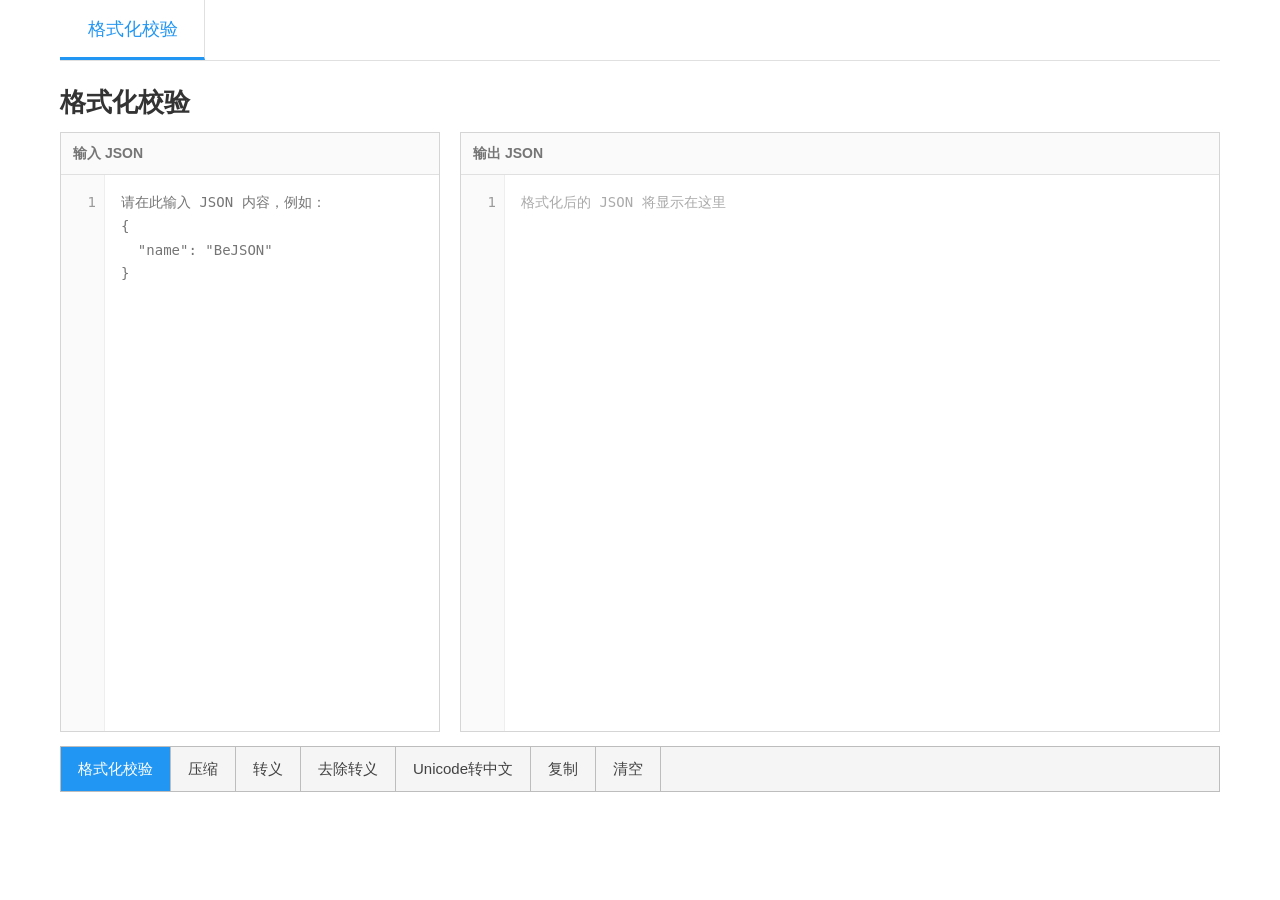
<file: json/format.html>
<!doctype html>
<html lang="en">
  <head>
    <meta charset="UTF-8" />
    <meta name="viewport" content="width=device-width, initial-scale=1.0" />
    <title>JSON 格式化校验</title>
    <link rel="stylesheet" href="../css/base.css" />
    <link rel="stylesheet" href="../css/layout.css" />
    <link rel="stylesheet" href="../css/editor.css" />
    <link rel="stylesheet" href="../css/toolbar.css" />
    <link rel="stylesheet" href="../css/responsive.css" />
    <style>
      /* ===== 本页差异样式（通用部分已提取至 ../css/*.css） ===== */
      .editor-grid {
        grid-template-columns: 1fr 2fr;
      }

      .editor-panel {
        min-height: 600px;
        max-height: 600px;
      }

      textarea,
      .output {
        min-height: 455px;
        white-space: pre;
        word-break: normal;
      }

      /* 细滚动条：长 JSON 便于快速拖动定位（覆盖 editor.css 的隐藏滚动条） */
      textarea,
      .output {
        scrollbar-width: thin;
        scrollbar-color: #c1c1c1 transparent;
      }

      textarea::-webkit-scrollbar,
      .output::-webkit-scrollbar {
        display: block;
        width: 10px;
        height: 10px;
      }

      textarea::-webkit-scrollbar-track,
      .output::-webkit-scrollbar-track {
        background: transparent;
      }

      textarea::-webkit-scrollbar-thumb,
      .output::-webkit-scrollbar-thumb {
        border: 2px solid transparent;
        border-radius: 6px;
        background-color: #c1c1c1;
        background-clip: padding-box;
      }

      textarea::-webkit-scrollbar-thumb:hover,
      .output::-webkit-scrollbar-thumb:hover {
        background-color: #a0a0a0;
      }

      .output:empty::before {
        content: '格式化后的 JSON 将显示在这里';
        color: #aaa;
      }

      .output.error {
        color: #d32f2f;
      }

      /* JSON 语法着色 */
      .j-key {
        color: #9c2656;
      }

      .j-str {
        color: #1a7f37;
      }

      .j-num {
        color: #1565c0;
      }

      .j-bool {
        color: #6f42c1;
      }

      .j-null {
        color: #757575;
      }

      /* 展开/折叠：用 border 画三角形，展开与折叠均为 10x10，尺寸完全一致 */
      .j-toggle {
        display: inline-block;
        width: 16px;
        height: 23.8px;
        vertical-align: top;
        cursor: pointer;
        -webkit-user-select: none;
        user-select: none;
      }

      .j-toggle::before {
        display: block;
        width: 0;
        height: 0;
        margin: 7px auto 0;
        content: '';
        border-color: #999 transparent transparent;
        border-style: solid;
        border-width: 10px 5px 0;
      }

      .j-toggle.collapsed::before {
        border-color: transparent transparent transparent #999;
        border-width: 5px 0 5px 10px;
      }

      .j-toggle:hover::before {
        border-top-color: var(--blue);
      }

      .j-toggle.collapsed:hover::before {
        border-top-color: transparent;
        border-left-color: var(--blue);
      }

      .j-ellipsis {
        color: #aaa;
      }

      @media (max-width: 840px) {
        .editor-grid {
          grid-template-columns: 1fr;
          gap: 16px;
        }

        .editor-panel {
          min-height: 360px;
        }

        textarea,
        .output {
          min-height: 315px;
        }
      }
    </style>
  </head>

  <body>
    <div class="page">
      <nav class="top-nav" aria-label="JSON 工具导航">
        <a class="active" href="#format">格式化校验</a>
        <!-- <a href="#"></a>
            <a href="#"></a>
            <a href="#"></a> -->
      </nav>

      <main class="workspace" id="format">
        <h1>格式化校验</h1>
        <section class="editor-grid" aria-label="JSON 编辑区域">
          <div class="editor-panel">
            <div class="panel-label">输入 JSON</div>
            <div class="editor-body">
              <div class="gutter" id="input-gutter" aria-hidden="true">1</div>
              <textarea id="input-json" spellcheck="false" placeholder='请在此输入 JSON 内容，例如：&#10;{&#10;  "name": "BeJSON"&#10;}'></textarea>
            </div>
          </div>
          <div class="editor-panel">
            <div class="panel-label">输出 JSON</div>
            <div class="editor-body">
              <div class="gutter" id="output-gutter" aria-hidden="true">1</div>
              <pre class="output" id="output-json" tabindex="0" aria-live="polite"></pre>
            </div>
          </div>
        </section>

        <div class="toolbar" role="toolbar" aria-label="JSON 操作">
          <button class="primary" id="format-button" type="button">格式化校验</button>
          <button id="minify-button" type="button">压缩</button>
          <button id="escape-button" type="button">转义</button>
          <button id="unescape-button" type="button">去除转义</button>
          <button id="unicode-button" type="button">Unicode转中文</button>
          <button id="copy-button" type="button">复制</button>
          <button id="clear-button" type="button">清空</button>
        </div>
      </main>
    </div>

    <script src="../js/clipboard.js"></script>
    <script>
      const input = document.querySelector('#input-json');
      const output = document.querySelector('#output-json');

      // 缓存最近一次输出的完整纯文本，保证折叠状态下复制内容依然完整
      let lastOutputText = '';

      // 监听键盘事件
      input.addEventListener('keydown', function (e) {
        // 1. 判断是否按下了 Tab 键 (keyCode 9)
        if (e.key === 'Tab') {
          // 2. 阻止默认行为（即切出输入框）
          e.preventDefault();

          // 3. 获取光标位置
          const start = this.selectionStart;
          const end = this.selectionEnd;

          // 4. 在光标处插入 2 个空格（作为 Tab 的替代）
          // --- 判断是否按下了 Shift (Shift + Tab) ---
          if (e.shiftKey) {
            // 【删除逻辑】
            // 前提条件：光标位置大于等于2，且光标前2个字符都是空格
            if (start >= 2) {
              const textBeforeCursor = this.value.substring(start - 2, start);

              // 检查这2个字符是否全都是空格
              if (textBeforeCursor === '  ') {
                // 使用 setRangeText 删除这2个空格（用空字符串替换）
                // 'select' 模式意味着删除后光标停留在删除位置
                this.setRangeText('', start - 2, start, 'select');
              }
            }
          } else {
            // 【插入逻辑】
            // setRangeText 方法用于替换选中的文本，这里没有选中文本，就是在光标处插入
            this.setRangeText('  ', start, end, 'end');
          }

          // 5. 触发 input 事件，确保有些框架或逻辑能感知到内容变化
          this.dispatchEvent(new Event('input'));
        }
      });

      function setOutput(value, isError = false) {
        output.textContent = value;
        output.classList.toggle('error', isError);
        lastOutputText = value;
        updateOutputGutter();
      }

      // ---------- 行号 ----------
      const inputGutter = document.querySelector('#input-gutter');
      const outputGutter = document.querySelector('#output-gutter');

      function renderGutter(gutter, lines) {
        let nums = '';
        for (let i = 1; i <= Math.max(lines, 1); i++) {
          nums += i + '\n';
        }
        gutter.textContent = nums;
      }

      function updateInputGutter() {
        renderGutter(inputGutter, input.value.split('\n').length);
      }

      // 输出区只统计可见行（折叠隐藏的行不计入）
      function visibleText(node) {
        if (node.nodeType === Node.TEXT_NODE) return node.textContent;
        if (node.nodeType !== Node.ELEMENT_NODE) return '';
        if (getComputedStyle(node).display === 'none') return '';
        let text = '';
        node.childNodes.forEach(child => (text += visibleText(child)));
        return text;
      }

      function updateOutputGutter() {
        renderGutter(outputGutter, visibleText(output).split('\n').length);
        outputGutter.scrollTop = output.scrollTop;
      }

      input.addEventListener('input', updateInputGutter);
      input.addEventListener('scroll', () => {
        inputGutter.scrollTop = input.scrollTop;
      });
      output.addEventListener('scroll', () => {
        outputGutter.scrollTop = output.scrollTop;
      });

      // ---------- JSON 着色 + 折叠渲染 ----------
      const INDENT = '  ';

      function renderJsonValue(value, depth) {
        if (value === null) return span('j-null', 'null');
        switch (typeof value) {
          case 'string':
            return span('j-str', JSON.stringify(value));
          case 'number':
            return span('j-num', String(value));
          case 'boolean':
            return span('j-bool', String(value));
        }
        const isArr = Array.isArray(value);
        const open = isArr ? '[' : '{';
        const close = isArr ? ']' : '}';
        const entries = isArr ? value.map(v => [null, v]) : Object.entries(value);
        if (!entries.length) return document.createTextNode(open + close);

        const frag = document.createDocumentFragment();
        const toggle = document.createElement('span');
        toggle.className = 'j-toggle';
        frag.appendChild(toggle);
        frag.appendChild(document.createTextNode(open));

        const body = document.createElement('span');
        const pad = INDENT.repeat(depth + 1);
        entries.forEach(([key, val], i) => {
          body.appendChild(document.createTextNode('\n' + pad));
          if (key !== null) {
            body.appendChild(span('j-key', JSON.stringify(key)));
            body.appendChild(document.createTextNode(': '));
          }
          body.appendChild(renderJsonValue(val, depth + 1));
          if (i < entries.length - 1) body.appendChild(document.createTextNode(','));
        });
        body.appendChild(document.createTextNode('\n' + INDENT.repeat(depth) + close));
        frag.appendChild(body);

        const ellipsis = span('j-ellipsis', ' …' + close);
        ellipsis.style.display = 'none';
        frag.appendChild(ellipsis);

        toggle.addEventListener('click', () => {
          const collapsed = !toggle.classList.contains('collapsed');
          toggle.classList.toggle('collapsed', collapsed);
          body.style.display = collapsed ? 'none' : '';
          ellipsis.style.display = collapsed ? 'inline' : 'none';
          updateOutputGutter();
        });
        return frag;
      }

      function span(cls, text) {
        const el = document.createElement('span');
        el.className = cls;
        el.textContent = text;
        return el;
      }

      function renderJson(value) {
        output.classList.remove('error');
        output.replaceChildren(renderJsonValue(value, 0));
        output.scrollTop = 0;
        lastOutputText = JSON.stringify(value, null, 2);
        updateOutputGutter();
      }

      function parseInput() {
        try {
          return { value: JSON.parse(input.value), error: null };
        } catch (error) {
          return { value: null, error };
        }
      }

      function formatJson() {
        const result = parseInput();
        if (result.error) {
          setOutput(`JSON 格式错误：${result.error.message}`, true);
          return;
        }
        // 格式化（缩进 2 个空格），带语法着色与折叠
        renderJson(result.value);
      }

      function minifyJson() {
        const result = parseInput();
        if (result.error) {
          setOutput(`JSON 格式错误：${result.error.message}`, true);
          return;
        }
        setOutput(JSON.stringify(result.value));
      }

      function convertUnicode(value) {
        return value.replace(/\\u([\da-f]{4})/gi, (match, code) => String.fromCharCode(parseInt(code, 16)));
      }

      function escapeJson() {
        setOutput(JSON.stringify(input.value));
      }

      function unescapeJson() {
        setOutput(convertUnicode(input.value).replace(/\\(["\\/bfnrt])/g, (_, code) => ({ b: '\b', f: '\f', n: '\n', r: '\r', t: '\t' })[code] || code));
      }

      document.querySelector('#format-button').addEventListener('click', formatJson);
      document.querySelector('#minify-button').addEventListener('click', minifyJson);
      document.querySelector('#escape-button').addEventListener('click', escapeJson);
      document.querySelector('#unescape-button').addEventListener('click', unescapeJson);
      document.querySelector('#unicode-button').addEventListener('click', () => {
        setOutput(convertUnicode(input.value));
      });
      document.querySelector('#clear-button').addEventListener('click', () => {
        input.value = '';
        setOutput('');
        updateInputGutter();
      });
      const { copyText, bindOutput } = ToolClipboard;

      document.querySelector('#copy-button').addEventListener('click', async () => {
        if (!lastOutputText) return;
        await copyText(lastOutputText);
      });

      // 输出区（只读 pre）：Ctrl+A 只全选结果，Ctrl+X 复制选中内容（剪切 = 复制）
      bindOutput(output, { getFullText: () => lastOutputText });

      updateInputGutter();
      updateOutputGutter();
    </script>
  </body>
</html>
</file>
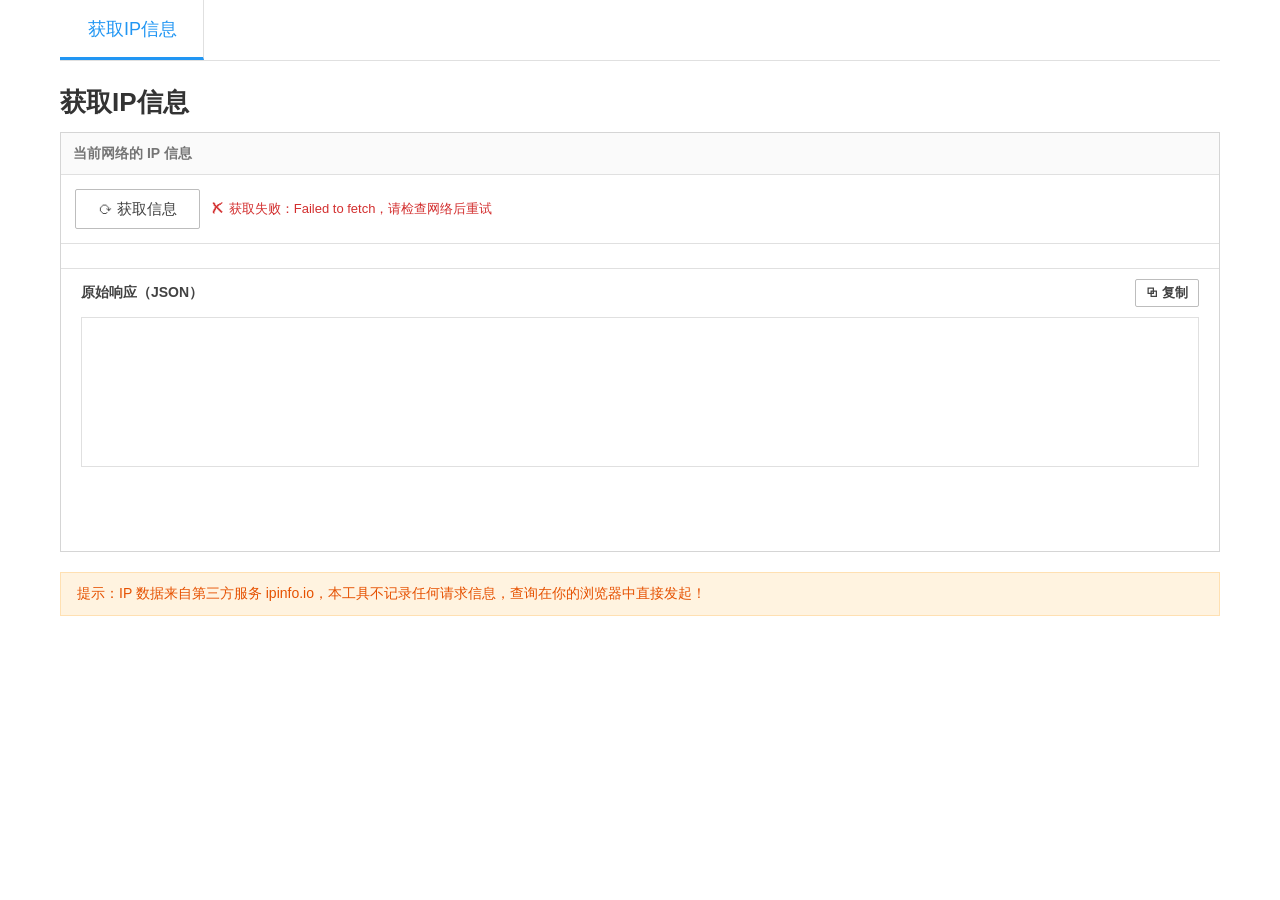
<file: network/ip.html>
<!doctype html>
<html lang="zh-CN">
  <head>
    <meta charset="UTF-8" />
    <meta name="viewport" content="width=device-width, initial-scale=1.0" />
    <title>获取IP信息</title>
    <link rel="stylesheet" href="../css/base.css" />
    <link rel="stylesheet" href="../css/layout.css" />
    <link rel="stylesheet" href="../css/editor.css" />
    <link rel="stylesheet" href="../css/responsive.css" />
    <style>
      /* ===== 本页差异样式（通用部分已提取至 ../css/*.css） ===== */
      .ip-panel {
        min-height: 420px;
      }

      .ip-toolbar {
        display: flex;
        align-items: center;
        gap: 12px;
        padding: 14px;
        border-bottom: 1px solid var(--line);
      }

      .ops-btn {
        display: inline-flex;
        align-items: center;
        justify-content: center;
        gap: 8px;
        min-height: 40px;
        padding: 0 22px;
        border: 1px solid #bdbdbd;
        border-radius: 2px;
        color: #424242;
        background: #fff;
        font-size: 15px;
      }

      .ops-btn:hover {
        color: #fff;
        background: var(--blue);
        border-color: var(--blue);
      }

      .ops-btn:disabled {
        color: #9e9e9e;
        background: #f5f5f5;
        border-color: #d5d5d5;
        cursor: default;
      }

      #fetch-status {
        margin: 0;
        color: #d32f2f;
        font-size: 13px;
        word-break: break-all;
      }

      #fetch-status.ok {
        color: #2e7d32;
      }

      #fetch-status:empty {
        display: none;
      }

      /* 字段列表 */
      .ip-fields {
        display: grid;
        grid-template-columns: 1fr 1fr;
        gap: 0 28px;
        margin: 0;
        padding: 16px 20px 8px;
      }

      .ip-field {
        display: flex;
        align-items: baseline;
        gap: 10px;
        padding: 9px 0;
        border-bottom: 1px dashed var(--line);
      }

      .ip-field dt {
        flex: 0 0 84px;
        color: var(--muted);
      }

      .ip-field dd {
        margin: 0;
        min-width: 0;
        color: var(--ink);
        font-family: Menlo, Monaco, Consolas, monospace;
        overflow-wrap: anywhere;
      }

      .ip-field dd a {
        color: var(--blue);
        text-decoration: none;
      }

      .ip-field dd a:hover {
        text-decoration: underline;
      }

      /* 原始 JSON 视图 */
      .json-head {
        display: flex;
        align-items: center;
        justify-content: space-between;
        gap: 8px;
        padding: 10px 20px;
        border-top: 1px solid var(--line);
        color: var(--ink);
        font-weight: 600;
      }

      .mini-btn {
        display: inline-flex;
        align-items: center;
        gap: 4px;
        padding: 4px 10px;
        border: 1px solid #bdbdbd;
        border-radius: 2px;
        color: #424242;
        background: #fff;
        font-size: 13px;
      }

      .mini-btn:hover {
        color: #fff;
        background: var(--blue);
        border-color: var(--blue);
      }

      .mini-btn .icon {
        font-size: 12px;
        line-height: 1;
      }

      .code-view {
        min-height: 150px;
        max-height: 260px;
        margin: 0 20px 16px;
        padding: 12px 14px;
        border: 1px solid var(--line);
        overflow: auto;
        scrollbar-width: none;
        color: #424242;
        font-family: Menlo, Monaco, Consolas, monospace;
        font-size: 14px;
        line-height: 1.7;
        white-space: pre-wrap;
        word-break: break-word;
      }

      .code-view::-webkit-scrollbar {
        display: none;
      }

      .code-view .j-key {
        color: #a31515;
      }

      .code-view .j-str {
        color: #c41a16;
      }

      .code-view .j-num {
        color: #1a7f37;
      }

      .code-view .j-bool {
        color: #0000ff;
      }

      /* 底部提示区 */
      .tip-banner {
        margin-top: 20px;
        padding: 12px 16px;
        border: 1px solid #ffe0b2;
        color: #e65100;
        background: #fff3e0;
      }

      @media (max-width: 840px) {
        .ip-fields {
          grid-template-columns: 1fr;
        }
      }
    </style>
  </head>

  <body>
    <div class="page">
      <nav class="top-nav" aria-label="IP 工具导航">
        <a class="active" href="#ip">获取IP信息</a>
      </nav>

      <main class="workspace" id="ip">
        <h1>获取IP信息</h1>

        <section class="editor-panel ip-panel" aria-label="IP 信息">
          <div class="panel-label">当前网络的 IP 信息</div>

          <div class="ip-toolbar">
            <button class="ops-btn" type="button" id="fetch-btn">⟳ 获取信息</button>
            <p id="fetch-status" role="status" aria-live="polite"></p>
          </div>

          <dl class="ip-fields" id="ip-fields"></dl>

          <div class="json-head">
            <span>原始响应（JSON）</span>
            <span class="actions">
              <button class="mini-btn" type="button" id="copy-json"><span class="icon">⧉</span>复制</button>
            </span>
          </div>
          <div class="code-view" id="json-view"></div>
        </section>

        <div class="tip-banner">提示：IP 数据来自第三方服务 ipinfo.io，本工具不记录任何请求信息，查询在你的浏览器中直接发起！</div>
      </main>
    </div>

    <script>
      // ================= 获取 IP 信息（纯客户端，调用 https://ipinfo.io/json） =================
      const fetchBtn = document.querySelector('#fetch-btn');
      const fetchStatus = document.querySelector('#fetch-status');
      const fieldsBox = document.querySelector('#ip-fields');
      const jsonView = document.querySelector('#json-view');

      const API_URL = 'https://ipinfo.io/json';

      // 字段展示配置：[key, 中文名]；loc 拆成经纬度展示，readme 不展示
      const FIELDS = [
        ['ip', 'IP 地址'],
        ['hostname', '主机名'],
        ['city', '城市'],
        ['region', '省份/州'],
        ['country', '国家'],
        ['loc', '经纬度'],
        ['org', '运营商/组织'],
        ['postal', '邮政编码'],
        ['timezone', '时区']
      ];

      function escapeHtml(s) {
        return s.replace(/&/g, '&amp;').replace(/</g, '&lt;').replace(/>/g, '&gt;');
      }

      // ---------- JSON 语法着色 ----------
      function highlightJson(obj) {
        const json = JSON.stringify(obj, null, 2);
        return escapeHtml(json).replace(/("(\\u[a-zA-Z0-9]{4}|\\[^u]|[^\\"])*"(\s*:)?|\b(true|false|null)\b|-?\d+(?:\.\d*)?(?:[eE][+-]?\d+)?)/g, m => {
          let cls = 'j-num';
          if (/^"/.test(m)) cls = /:$/.test(m) ? 'j-key' : 'j-str';
          else if (/true|false|null/.test(m)) cls = 'j-bool';
          return `<span class="${cls}">${m}</span>`;
        });
      }

      // ---------- 渲染字段列表 ----------
      function renderFields(data) {
        fieldsBox.innerHTML = FIELDS.map(([key, label]) => {
          const val = data[key];
          if (val === undefined || val === null || val === '') return '';
          let text = String(val);
          if (key === 'loc') {
            const [lat, lng] = text.split(',');
            text = `${lat}, ${lng} <a href="https://www.google.com/maps?q=${encodeURIComponent(text)}" target="_blank" rel="noopener">在地图中查看</a>`;
          } else {
            text = escapeHtml(text);
          }
          return `<div class="ip-field"><dt>${label}</dt><dd>${text}</dd></div>`;
        }).join('');
      }

      // ---------- 获取 IP 信息 ----------
      let lastRaw = '';

      async function fetchIpInfo() {
        fetchStatus.className = '';
        fetchStatus.textContent = '';
        fetchBtn.disabled = true;
        fetchBtn.textContent = '⏳ 获取中…';
        try {
          const res = await fetch(API_URL, { cache: 'no-store' });
          if (!res.ok) throw new Error(`接口返回 ${res.status}`);
          const data = await res.json();
          lastRaw = JSON.stringify(data, null, 2);
          renderFields(data);
          jsonView.innerHTML = highlightJson(data);
          fetchStatus.className = 'ok';
          fetchStatus.textContent = `✔ 获取成功（${new Date().toLocaleTimeString()}）`;
        } catch (e) {
          fetchStatus.textContent = `✘ 获取失败：${e.message}，请检查网络后重试`;
        } finally {
          fetchBtn.disabled = false;
          fetchBtn.textContent = '⟳ 获取信息';
        }
      }

      // ---------- 复制 ----------
      document.querySelector('#copy-json').addEventListener('click', async () => {
        if (!lastRaw) return;
        await navigator.clipboard.writeText(lastRaw);
      });

      fetchBtn.addEventListener('click', fetchIpInfo);

      // 页面加载后自动获取一次
      fetchIpInfo();
    </script>
  </body>
</html>
</file>
<file: css/base.css>
/* ============================================================
 * base.css — 设计变量与基础重置（全站工具页共享）
 * 页面特有差异（如 --panel、h1 边距）可在页内 <style> 中覆盖，
 * 因外链样式先于页内样式加载，覆盖天然生效。
 * ============================================================ */

:root {
  --blue: #2196f3;
  --blue-dark: #1976d2;
  --ink: #424242;
  --muted: #757575;
  --line: #e0e0e0;
  --panel: #fafafa;
}

* {
  box-sizing: border-box;
}

body {
  margin: 0;
  color: var(--ink);
  background: #fff;
  font-family: Arial, 'Microsoft YaHei', sans-serif;
  font-size: 14px;
}

button,
textarea,
input,
select {
  font: inherit;
}

button {
  cursor: pointer;
}

h1 {
  margin: 0 0 12px;
  color: #333;
  font-size: 26px;
  font-weight: 600;
}
</file>
<file: css/layout.css>
/* ============================================================
 * layout.css — 页面骨架布局（全站工具页共享）
 * 包含：内容容器 .page、顶部导航 .top-nav、工作区 .workspace
 * 注意：840px 断点的响应式规则在 responsive.css 中，
 * cookie/format.html 因断点不同（1199/767px）不引入该文件。
 * ============================================================ */

.page {
  width: min(1160px, calc(100% - 32px));
  margin: 0 auto;
}

.top-nav {
  display: flex;
  align-items: stretch;
  min-height: 60px;
  overflow-x: auto;
  border-bottom: 1px solid var(--line);
  white-space: nowrap;
}

.top-nav a {
  display: inline-flex;
  align-items: center;
  min-height: 60px;
  padding: 0 26px;
  border-right: 1px solid var(--line);
  color: #424242;
  font-size: 18px;
  text-decoration: none;
}

.top-nav a:first-child {
  padding-left: 28px;
}

.top-nav a:hover,
.top-nav a.active {
  color: var(--blue);
}

.top-nav a.active {
  border-bottom: 3px solid var(--blue);
}

.workspace {
  padding: 24px 0 42px;
}
</file>
<file: css/form.css>
/* ============================================================
 * form.css — 表单类共享组件（convert/time.html 与 convert/qrcode.html）
 * 包含：字段行标签格 .field-label、主按钮 .btn 基础样式、错误提示 .error-tip。
 * 页面差异（.field-row 边框高度、.btn 弹性布局、disabled 态、margin 值等）
 * 在各自页内 <style> 中补充或覆盖。
 * ============================================================ */

.field-label {
  display: flex;
  flex: 0 0 auto;
  align-items: center;
  padding: 0 14px;
  border-right: 1px solid var(--line);
  color: var(--ink);
  background: var(--panel);
  white-space: nowrap;
  -webkit-user-select: none;
  user-select: none;
}

.btn {
  min-height: 46px;
  padding: 0 26px;
  border: 0;
  color: #fff;
  background: var(--blue);
  font-size: 15px;
  white-space: nowrap;
}

.btn:hover {
  background: var(--blue-dark);
}

.error-tip {
  color: #d32f2f;
  font-size: 13px;
}

.error-tip:empty {
  display: none;
}
</file>
<file: css/responsive.css>
/* ============================================================
 * responsive.css — 840px 断点的共享响应式规则
 * 适用于：json / crypto / convert 下各工具页
 * cookie/format.html 使用 1199px / 767px 断点，不引入本文件。
 * ============================================================ */

@media (max-width: 840px) {
  .page {
    width: min(100% - 24px, 680px);
  }

  .top-nav {
    margin: 0 -12px;
    padding-left: 12px;
  }

  .top-nav a {
    padding: 0 16px;
    font-size: 16px;
  }

  .top-nav a:first-child {
    padding-left: 16px;
  }

  .workspace {
    padding-top: 22px;
  }
}
</file>
<file: css/editor.css>
/* ============================================================
 * editor.css — 编辑器面板组件（json / md5 / sha / base64 / color2hex 共享）
 * 包含：双栏网格 .editor-grid、面板 .editor-panel、标签栏 .panel-label、
 * 编辑区 .editor-body、行号栏 .gutter、输入域 textarea/.output 基础样式，
 * 以及编辑器类页面的共享响应式规则（840px 单栏、480px 标题）。
 * 页面差异（面板高度、网格列宽、滚动条风格、换行策略等）在页内 <style> 中覆盖。
 * ============================================================ */

.editor-grid {
  display: grid;
  gap: 20px;
  align-items: stretch;
}

.editor-panel {
  display: flex;
  min-width: 0;
  flex-direction: column;
  border: 1px solid #d5d5d5;
  background: #fff;
}

.panel-label {
  display: flex;
  align-items: center;
  min-height: 42px;
  padding: 0 12px;
  border-bottom: 1px solid var(--line);
  color: var(--muted);
  background: var(--panel);
  font-size: 14px;
  font-weight: 600;
  -webkit-user-select: none;
  user-select: none;
}

.editor-body {
  display: flex;
  flex: 1;
  min-height: 0;
}

.gutter {
  width: 44px;
  flex: 0 0 44px;
  padding: 16px 8px 16px 0;
  border-right: 1px solid #eee;
  color: #999;
  background: var(--panel);
  font-family: Menlo, Monaco, Consolas, monospace;
  font-size: 14px;
  line-height: 1.7;
  text-align: right;
  white-space: pre;
  overflow: hidden;
  -webkit-user-select: none;
  user-select: none;
}

textarea,
.output {
  width: 100%;
  flex: 1;
  margin: 0;
  padding: 16px;
  border: 0;
  outline: 0;
  resize: none;
  color: #424242;
  background: #fff;
  font-family: Menlo, Monaco, Consolas, monospace;
  font-size: 14px;
  line-height: 1.7;
  overflow: auto;
  scrollbar-width: none;
  white-space: pre-wrap;
  word-break: break-word;
}

textarea::-webkit-scrollbar,
.output::-webkit-scrollbar {
  display: none;
}

textarea:focus,
.output:focus {
  box-shadow: inset 0 0 0 2px #bbdefb;
}

/* 共享响应式规则：480px 标题缩小。
 * 注意：.editor-grid 的 840px 单栏规则因与页内列宽覆盖存在层叠冲突，
 * 保留在各页面自己的 @media (max-width: 840px) 块中。 */
@media (max-width: 480px) {
  h1 {
    font-size: 23px;
  }
}
</file>
<file: css/toolbar.css>
/* ============================================================
 * toolbar.css — 底部操作按钮条（json / md5 / base64 / color2hex / sha 共享）
 * sha.html 的换行与按钮间距差异、color2hex.html 的 480px 列宽差异
 * 在各自页内 <style> 中覆盖。
 * ============================================================ */

.toolbar {
  display: flex;
  flex-wrap: wrap;
  margin-top: 14px;
  border: 1px solid #bdbdbd;
  background: #f5f5f5;
}

.toolbar button {
  min-height: 44px;
  padding: 0 17px;
  border: 0;
  border-right: 1px solid #bdbdbd;
  color: #424242;
  background: transparent;
  font-size: 15px;
}

.toolbar button:hover {
  color: #fff;
  background: var(--blue);
}

.toolbar button.primary {
  color: #fff;
  background: var(--blue);
}

.toolbar button.primary:hover {
  background: var(--blue-dark);
}

@media (max-width: 480px) {
  .toolbar button {
    flex: 1 0 33.333%;
    border-bottom: 1px solid #bdbdbd;
  }
}
</file>
